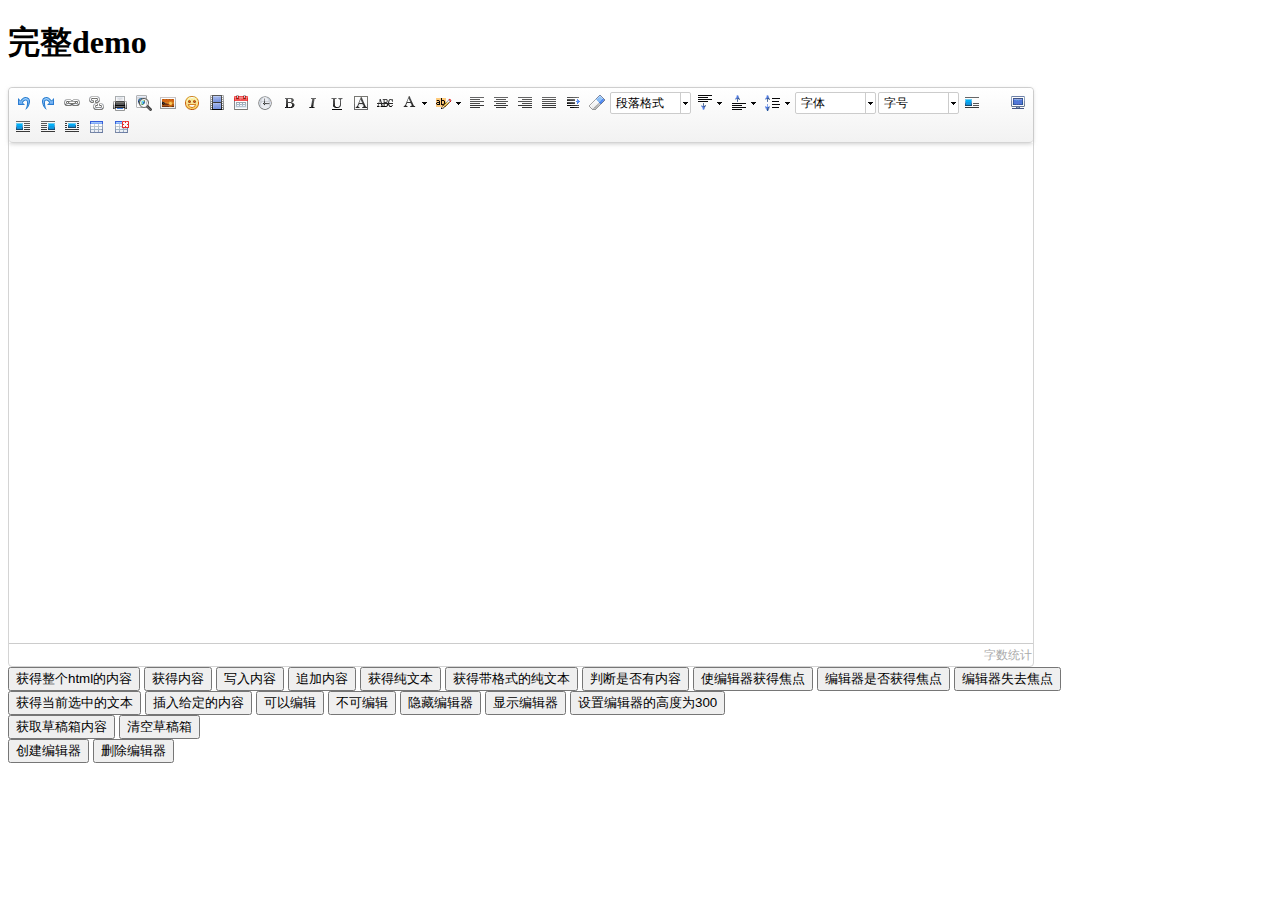
<file: src/main/webapp/plugins/ueditor/index.html>
<!DOCTYPE HTML>
<html>
<head>
    <title>完整demo</title>
    <meta http-equiv="Content-Type" content="text/html;charset=utf-8"/>
    <script type="text/javascript" charset="utf-8" src="ueditor.config.js"></script>
    <script type="text/javascript" charset="utf-8" src="ueditor.all.min.js"> </script>
    <!--建议手动加在语言，避免在ie下有时因为加载语言失败导致编辑器加载失败-->
    <!--这里加载的语言文件会覆盖你在配置项目里添加的语言类型，比如你在配置项目里配置的是英文，这里加载的中文，那最后就是中文-->
    <script type="text/javascript" charset="utf-8" src="lang/zh-cn/zh-cn.js"></script>

    <style type="text/css">
        .clear {
            clear: both;
        }
    </style>
</head>
<body>
<div>
    <h1>完整demo</h1>
    <script id="editor" type="text/plain" style="width:1024px;height:500px;"></script>
</div>
<div id="btns">
    <div>
        <button onclick="getAllHtml()">获得整个html的内容</button>
        <button onclick="getContent()">获得内容</button>
        <button onclick="setContent()">写入内容</button>
        <button onclick="setContent(true)">追加内容</button>
        <button onclick="getContentTxt()">获得纯文本</button>
        <button onclick="getPlainTxt()">获得带格式的纯文本</button>
        <button onclick="hasContent()">判断是否有内容</button>
        <button onclick="setFocus()">使编辑器获得焦点</button>
        <button onmousedown="isFocus(event)">编辑器是否获得焦点</button>
        <button onmousedown="setblur(event)" >编辑器失去焦点</button>

    </div>
    <div>
        <button onclick="getText()">获得当前选中的文本</button>
        <button onclick="insertHtml()">插入给定的内容</button>
        <button id="enable" onclick="setEnabled()">可以编辑</button>
        <button onclick="setDisabled()">不可编辑</button>
        <button onclick=" UE.getEditor('editor').setHide()">隐藏编辑器</button>
        <button onclick=" UE.getEditor('editor').setShow()">显示编辑器</button>
        <button onclick=" UE.getEditor('editor').setHeight(300)">设置编辑器的高度为300</button>
    </div>

    <div>
        <button onclick="getLocalData()" >获取草稿箱内容</button>
        <button onclick="clearLocalData()" >清空草稿箱</button>
    </div>

</div>
<div>
    <button onclick="createEditor()"/>
    创建编辑器</button>
    <button onclick="deleteEditor()"/>
    删除编辑器</button>
</div>

</body>
<script type="text/javascript">

    //实例化编辑器
    //建议使用工厂方法getEditor创建和引用编辑器实例，如果在某个闭包下引用该编辑器，直接调用UE.getEditor('editor')就能拿到相关的实例
    UE.getEditor('editor');


    function isFocus(e){
        alert(UE.getEditor('editor').isFocus());
        UE.dom.domUtils.preventDefault(e)
    }
    function setblur(e){
        UE.getEditor('editor').blur();
        UE.dom.domUtils.preventDefault(e)
    }
    function insertHtml() {
        var value = prompt('插入html代码', '');
        UE.getEditor('editor').execCommand('insertHtml', value)
    }
    function createEditor() {
        enableBtn();
        UE.getEditor('editor');
    }
    function getAllHtml() {
        alert(UE.getEditor('editor').getAllHtml())
    }
    function getContent() {
        var arr = [];
        arr.push("使用editor.getContent()方法可以获得编辑器的内容");
        arr.push("内容为：");
        arr.push(UE.getEditor('editor').getContent());
        alert(arr.join("\n"));
    }
    function getPlainTxt() {
        var arr = [];
        arr.push("使用editor.getPlainTxt()方法可以获得编辑器的带格式的纯文本内容");
        arr.push("内容为：");
        arr.push(UE.getEditor('editor').getPlainTxt());
        alert(arr.join('\n'))
    }
    function setContent(isAppendTo) {
        var arr = [];
        arr.push("使用editor.setContent('欢迎使用ueditor')方法可以设置编辑器的内容");
        UE.getEditor('editor').setContent('欢迎使用ueditor', isAppendTo);
        alert(arr.join("\n"));
    }
    function setDisabled() {
        UE.getEditor('editor').setDisabled('fullscreen');
        disableBtn("enable");
    }

    function setEnabled() {
        UE.getEditor('editor').setEnabled();
        enableBtn();
    }

    function getText() {
        //当你点击按钮时编辑区域已经失去了焦点，如果直接用getText将不会得到内容，所以要在选回来，然后取得内容
        var range = UE.getEditor('editor').selection.getRange();
        range.select();
        var txt = UE.getEditor('editor').selection.getText();
        alert(txt)
    }

    function getContentTxt() {
        var arr = [];
        arr.push("使用editor.getContentTxt()方法可以获得编辑器的纯文本内容");
        arr.push("编辑器的纯文本内容为：");
        arr.push(UE.getEditor('editor').getContentTxt());
        alert(arr.join("\n"));
    }
    function hasContent() {
        var arr = [];
        arr.push("使用editor.hasContents()方法判断编辑器里是否有内容");
        arr.push("判断结果为：");
        arr.push(UE.getEditor('editor').hasContents());
        alert(arr.join("\n"));
    }
    function setFocus() {
        UE.getEditor('editor').focus();
    }
    function deleteEditor() {
        disableBtn();
        UE.getEditor('editor').destroy();
    }
    function disableBtn(str) {
        var div = document.getElementById('btns');
        var btns = domUtils.getElementsByTagName(div, "button");
        for (var i = 0, btn; btn = btns[i++];) {
            if (btn.id == str) {
                domUtils.removeAttributes(btn, ["disabled"]);
            } else {
                btn.setAttribute("disabled", "true");
            }
        }
    }
    function enableBtn() {
        var div = document.getElementById('btns');
        var btns = domUtils.getElementsByTagName(div, "button");
        for (var i = 0, btn; btn = btns[i++];) {
            domUtils.removeAttributes(btn, ["disabled"]);
        }
    }

    function getLocalData () {
        alert(UE.getEditor('editor').execCommand( "getlocaldata" ));
    }

    function clearLocalData () {
        UE.getEditor('editor').execCommand( "clearlocaldata" );
        alert("已清空草稿箱")
    }

</script>
</html>
</file>
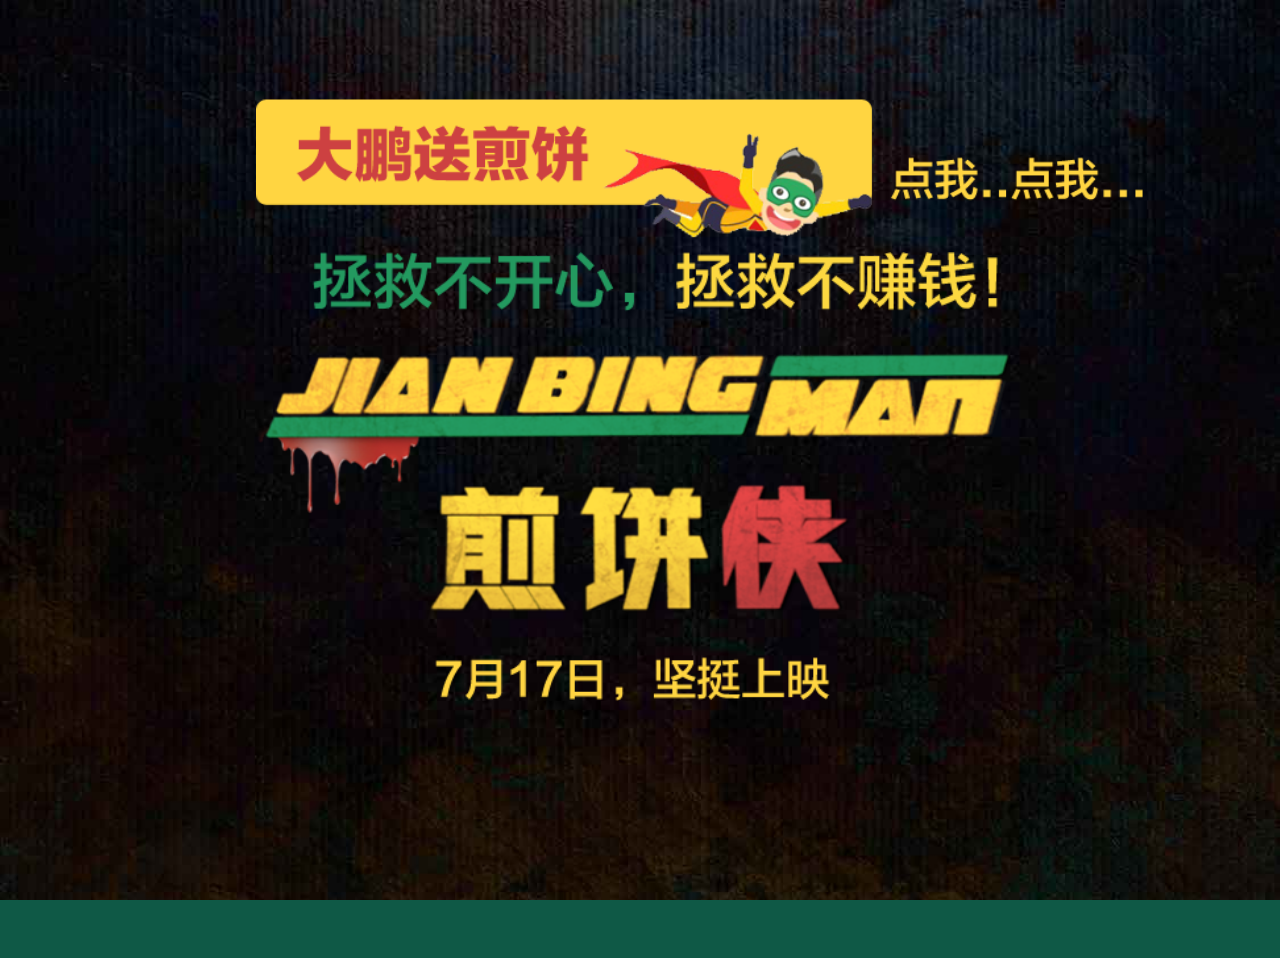
<file: src/main/webapp/static/html/index.html>
<!DOCTYPE html>
<html>
<head>
    <meta charset="utf-8">
    <meta name="viewport" content="width=device-width, initial-scale=1.0, maximum-scale=1.0, user-scalable=no, minimal-ui">
    <meta name="apple-mobile-web-app-capable" content="yes">
    <meta name="apple-mobile-web-app-status-bar-style" content="black">
    <meta name="format-detection" content="telephone=no, email=no">
    <title>大鹏送煎饼</title>
    <link type="text/css" rel="stylesheet" href="css/style.css">
</head>
<body>
<div class="wrapper w1">
    <div class="main-btn"><a href="2-add.html"><img src="images/main_btn.png" /></a></div>
    <div class="main-font"><img src="images/main_font.png" /></div>
</div>
<div>
	<audio style="visibility: hidden;" id='myMusic' src="0706.mp3" autoplay='autoplay' loop='loop' controls></audio>
</div>
</body>
</html>
</file>
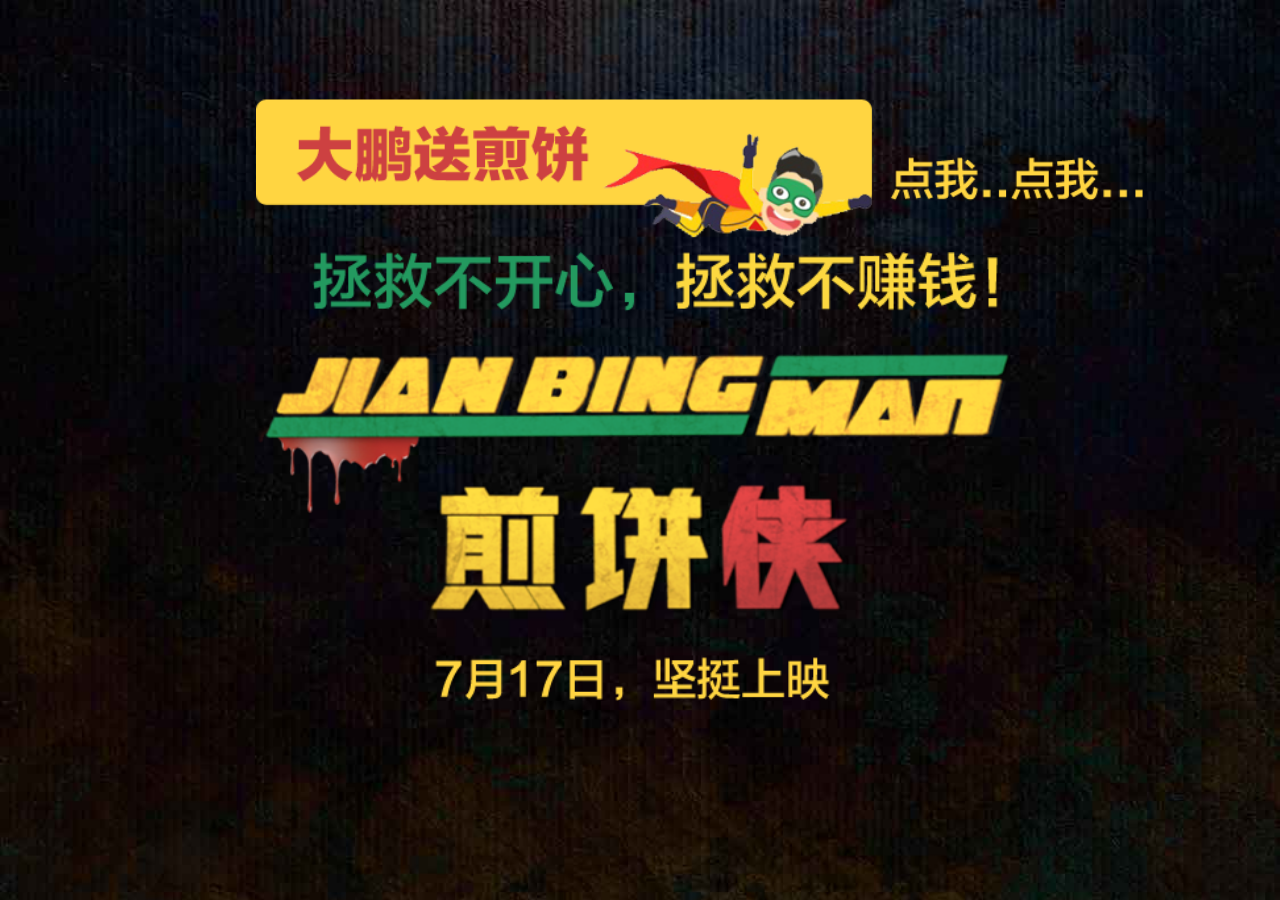
<file: src/main/webapp/static/html/1.html>
<!DOCTYPE html>
<html>
<head>
    <meta charset="utf-8">
    <meta name="viewport" content="width=device-width, initial-scale=1.0, maximum-scale=1.0, user-scalable=no, minimal-ui">
    <meta name="apple-mobile-web-app-capable" content="yes">
    <meta name="apple-mobile-web-app-status-bar-style" content="black">
    <meta name="format-detection" content="telephone=no, email=no">
    <title>大棚送煎饼</title>
    <link type="text/css" rel="stylesheet" href="css/style.css">
</head>
<body>
<div class="wrapper w1">
    <div class="main-btn"><a href="2-add.html"><img src="images/main_btn.png" /></a></div>
    <div class="main-font"><img src="images/main_font.png" /></div>
</div>
</body>
</html>
</file>
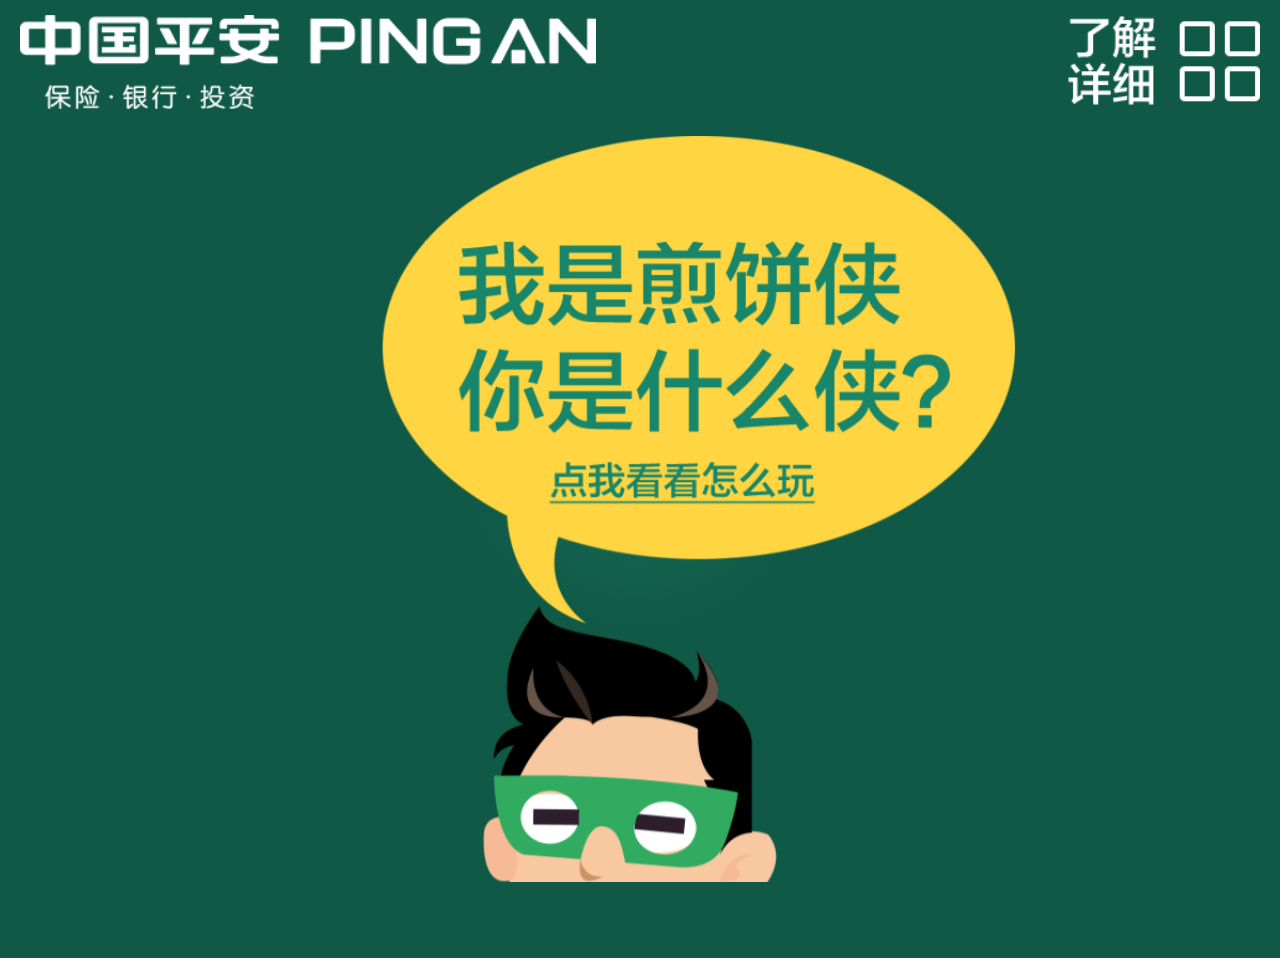
<file: src/main/webapp/static/html/2-add.html>
<!DOCTYPE html>
<html>
<head>
    <meta charset="utf-8">
    <meta name="viewport"
          content="width=device-width, initial-scale=1.0, maximum-scale=1.0, user-scalable=no, minimal-ui">
    <meta name="apple-mobile-web-app-capable" content="yes">
    <meta name="apple-mobile-web-app-status-bar-style" content="black">
    <meta name="format-detection" content="telephone=no, email=no">
    <title>选择角色</title>
    <link type="text/css" rel="stylesheet" href="css/swiper.min.css">
    <link type="text/css" rel="stylesheet" href="css/style.css">
</head>
<body>
<div class="wrapper">
    <div class="logo">
        <img src="images/logo.png" />
    </div>
    <div class="read-more">
        <a href="3.html"><img src="images/read-more.png" /></a>
    </div>

    <!-- read-more -->
    <div class="swiper-container">
        <div class="swiper-slide" style="padding-top: 5%;">
            <img src="images/role-main.png" />
            <div class="role-click"></div>
        </div>
    </div>

    <!--rule-->
    <div class="read-more-wrapper">
        <img class="hide" src="images/rule.png" />
    </div>
</div>
<div>
	<audio style="visibility: hidden;" id='myMusic' src="0706.mp3" autoplay='autoplay' loop='loop' controls></audio>
</div>
<script type="text/javascript" src="js/jquery-1.9.1.min.js"></script>
<script type="text/javascript">
    $(function() {
        $(".role-click").click(function() {
            $(".read-more-wrapper").addClass("open").find("img").removeClass("hide");
        });
        $(".read-more-wrapper").click(function(){
            window.location.href = "2.html"
        });
    });
</script>
</body>
</html>
</file>
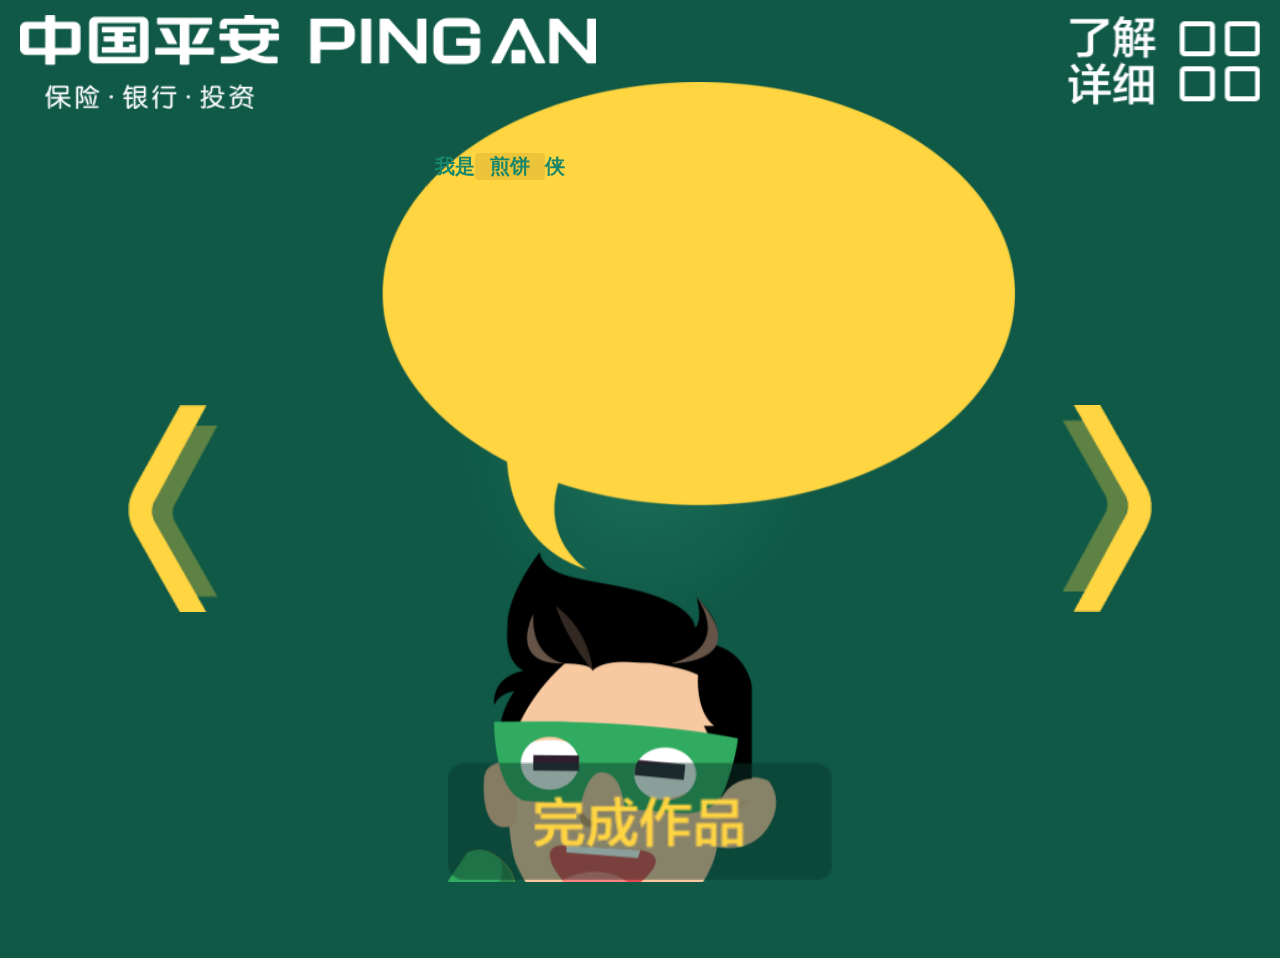
<file: src/main/webapp/static/html/2.html>
<!DOCTYPE html>
<html>
<head>
<meta charset="utf-8">
<meta name="viewport"
	content="width=device-width, initial-scale=1.0, maximum-scale=1.0, user-scalable=no, minimal-ui">
<meta name="apple-mobile-web-app-capable" content="yes">
<meta name="apple-mobile-web-app-status-bar-style" content="black">
<meta name="format-detection" content="telephone=no, email=no">
<title>选择角色</title>
<link type="text/css" rel="stylesheet" href="css/swiper.min.css">
<link type="text/css" rel="stylesheet" href="css/style.css">
</head>
<body>
	<div class="wrapper">
		<div class="logo">
			<img src="images/logo.png" />
		</div>
		<div class="read-more">
			<a href="3.html"><img src="images/read-more.png" /></a>
		</div>
		<!--arrow-->
		<div class="arrow">
			<span class="l"><img src="images/btn-left.png" /></span> <span
				class="r"><img src="images/btn-right.png" /></span>
		</div>
		<!-- Swiper -->
		<div class="swiper-container">
			<div class="swiper-wrapper">
				<!--<div class="swiper-slide">-->
				<!--<img src="images/role-main.png" />-->
				<!--<span></span>-->
				<!--</div>-->
				<div class="swiper-slide">
					<img src="images/role1.png" />
                    <span>我是<input type="text" value="煎饼" />侠</span><br />
					<input type="hidden" value="煎饼侠" />
				</div>
				<div class="swiper-slide">
					<img src="images/role2.png" />
                    <span>我是<input type="text" value="馒头" />侠</span>
                    <input type="hidden" value="馒头侠" />
				</div>
				<div class="swiper-slide">
					<img src="images/role3.png" />
                    <span>我是<input type="text" value="坚挺" />侠</span>
                    <input type="hidden" value="坚挺侠" />
				</div>
				<div class="swiper-slide">
					<img src="images/role4.png" />
                    <span>我是<input type="text" value="傲娇" />侠</span>
                    <input type="hidden" value="傲娇侠" />
				</div>
				<div class="swiper-slide">
					<img src="images/role5.png" />
                    <span>我是<input type="text" value="长腿" />侠</span>
                    <input type="hidden" value="长腿侠" />
				</div>
				<div class="swiper-slide">
					<img src="images/role6.png" />
                    <span>我是<input type="text" value="麦兜" />侠</span>
                    <input type="hidden" value="麦兜侠" />
				</div>
			</div>
			<!-- Add Pagination -->
			<!--<div class="swiper-pagination"></div>-->
		</div>

		<div class="swiper-btn">
			<a href="javascript:;"><img src="images/btn-complete.png" /></a>
		</div>

		<!--rule-->
        <!--
		<div class="read-more-wrapper open">
			<img src="images/rule.png" />
		</div>
		-->
	</div>
	<div>
		<audio style="visibility: hidden;" id='myMusic' src="0706.mp3" autoplay='autoplay' loop='loop' controls></audio>
	</div>
	<script type="text/javascript" src="js/jquery-1.9.1.min.js"></script>
	<script type="text/javascript" src="js/swiper.min.js"></script>
	<script type="text/javascript" src="js/getUrlVars.js"></script>
	<script type="text/javascript" src="http://pv.sohu.com/cityjson?ie=utf-8" charset="gb2312"></script>
	<script type="text/javascript">
		var swiper = new Swiper('.swiper-container', {
			//    pagination: '.swiper-pagination',
			speed : 500,
            loop : true,
			paginationClickable : true
		});
		$(function() {
//			$("span.t3").click(function() {
//                $(".read-more-wrapper").addClass("open").find("img").removeClass("hide");
//            });
//			$(".read-more-wrapper").click(function() {
//				$(this).removeClass("open");
//			});

			$(".swiper-btn").find("a").click(function() {
                //var userId = $.getUrlVar("userId");
                //var commentText = $(".txt").val();

                var inputName = $(".swiper-slide-active > span > input").val();
                var inputType = $(".swiper-slide-active > input").val();
                if (inputName.length > 0) {
                    console.log(inputName + "+++" + inputType);
                    $.ajax({
                        type : "POST",
                        url : '../../app/jbx_add',
                        contentType : 'application/x-www-form-urlencoded; charset=UTF-8',
                        data : {
                            name : inputName,
                            type : inputType
                        },
                        //dataType: "json",
                        success : function(data) {
                            //console.log(data.code);
                            if (data.code == "0") {
								var ip =  returnCitySN["cip"];
                                window.location.href = "4.html?ip="+ip;
                            } else {
                                alert("提交失败，请重新提交")
                            }
                        },
                        error : function() {
                            alert("提交失败，请重新提交!")
                        }
                    });
                } else {
                    alert("请输入人物名称！");
                }
            });
		});
	</script>
</body>
</html>
</file>
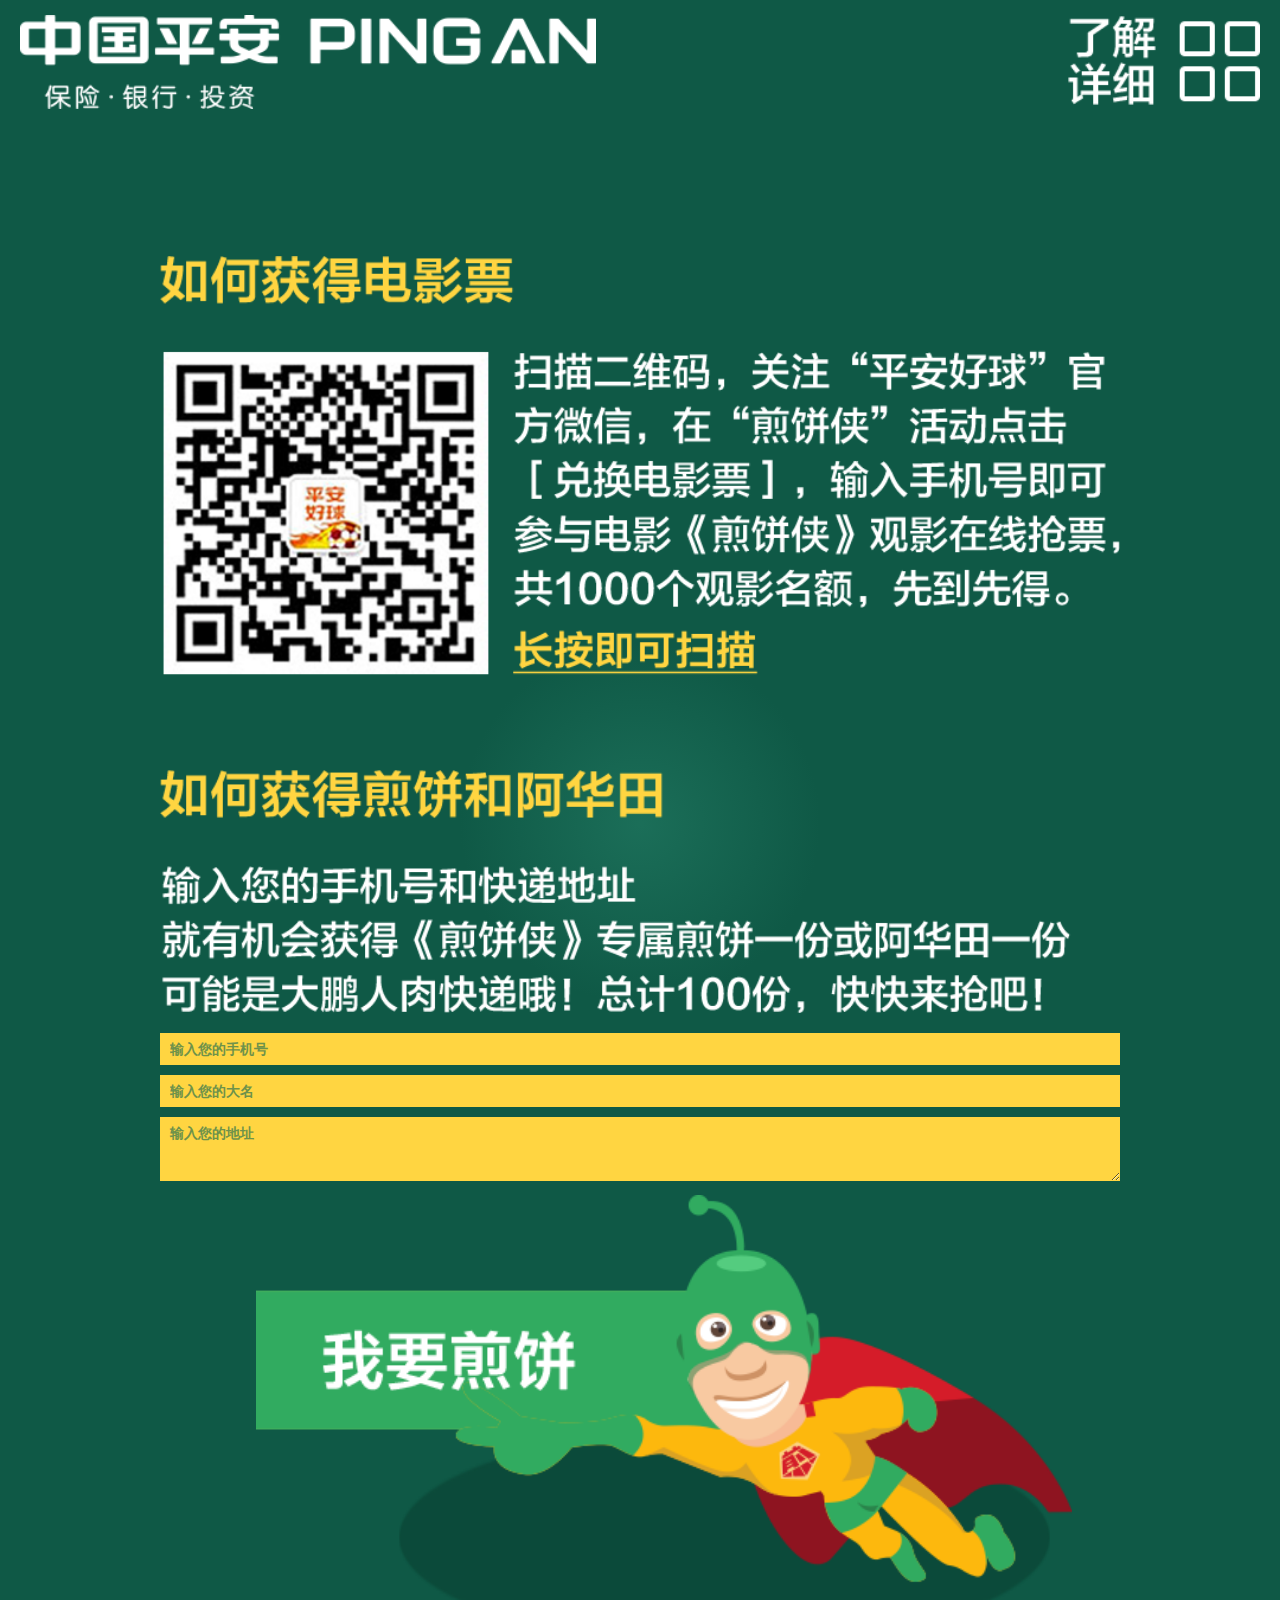
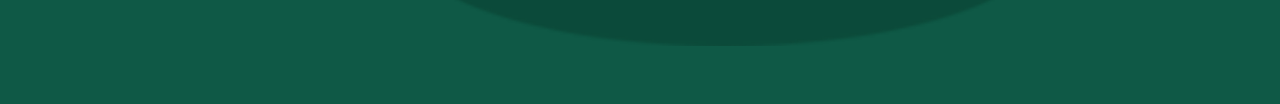
<file: src/main/webapp/static/html/3.html>
<!DOCTYPE html>
<html>
<head>
    <meta charset="utf-8">
    <meta name="viewport" content="width=device-width, initial-scale=1.0, maximum-scale=1.0, user-scalable=no, minimal-ui">
    <meta name="apple-mobile-web-app-capable" content="yes">
    <meta name="apple-mobile-web-app-status-bar-style" content="black">
    <meta name="format-detection" content="telephone=no, email=no">
    <title>填写信息</title>
    <link type="text/css" rel="stylesheet" href="css/style.css">
</head>
<body style="height: auto;">
<div class="wrapper">
    <div class="logo"><img src="images/logo.png" /></div>
    <div class="read-more"><a href="3.html"><img src="images/read-more.png" /></a></div>

    <!--form-->
    <div class="form">
        <div class="form-info"><img src="images/form-info.png" /></div>
        <div class="form-enter">
            <input type="text" id="phone" placeholder="输入您的手机号" />
        </div>
        <div class="form-enter">
            <input type="text" id="name" placeholder="输入您的大名" />
        </div>
        <div class="form-enter">
            <textarea rows="3" id="address" placeholder="输入您的地址"></textarea>
        </div>
        <div class="form-btn">
            <a href="javascript:;"><img src="images/form-btn.png" /></a>
        </div>
    </div>

    <!--rule-->
    <!--<div class="read-more-wrapper">-->
        <!--<img class="hide" src="images/rule.png" />-->
    <!--</div>-->
</div>
<div>
	<audio style="visibility: hidden;" id='myMusic' src="0706.mp3" autoplay='autoplay' loop='loop' controls></audio>
</div>
<script type="text/javascript" src="js/jquery-1.9.1.min.js"></script>
<script type="text/javascript">
    $(function(){
//        $(".read-more").click(function () {
//            $(".read-more-wrapper").addClass("open").find("img").removeClass("hide");
//        });
//        $(".read-more-wrapper").click(function(){
//            $(this).removeClass("open");
//        });

        $(".form-btn").find("a").click(function(){
        	var userPhone = $("#phone").val();
            var userName = $("#name").val();
            var userAddress = $("#address").val();
        	 $.ajax({
                 type: "POST",
                 url: '../../app/user_ishas',
                 contentType: 'application/x-www-form-urlencoded; charset=UTF-8',
                 data: {
                     mobile: userPhone,
                     name:userName,
                     address: userAddress
                 },
                 //dataType: "json",
                 success: function (data) {
                 	if(data.code == "2") {
                         if(userPhone.length > 0 && userName.length > 0 && userAddress.length > 0){
                             console.log(userPhone + "+++" + userName + "+++" + userAddress);
                             $.ajax({
                                 type: "POST",
                                 url: '../../app/user_add',
                                 contentType: 'application/x-www-form-urlencoded; charset=UTF-8',
                                 data: {
                                     mobile: userPhone,
                                     name:userName,
                                     address: userAddress
                                 },
                                 //dataType: "json",
                                 success: function (data) {
                                 	if(data.code == "0") {
                                         window.location.href = "5.html";
                                 	} else {
                                 		alert(data.attachment);
                                 	}
                             
                                 },
                                 error:function(){
                                     alert("提交失败，请重新提交!")
                                 }
                             });
                         }
                         else{
                             alert("您的信息没有输入完成！");
                         }
                 	} else if(data.code == "0"){
                 		  window.location.href = "5.html";
                 	} else {
                 		alert(data.attachment);
                 	}
                 },
                 error:function(){
                     alert("提交失败，请重新提交!")
                 }
             });
        });
    });
</script>
</body>
</html>
</file>
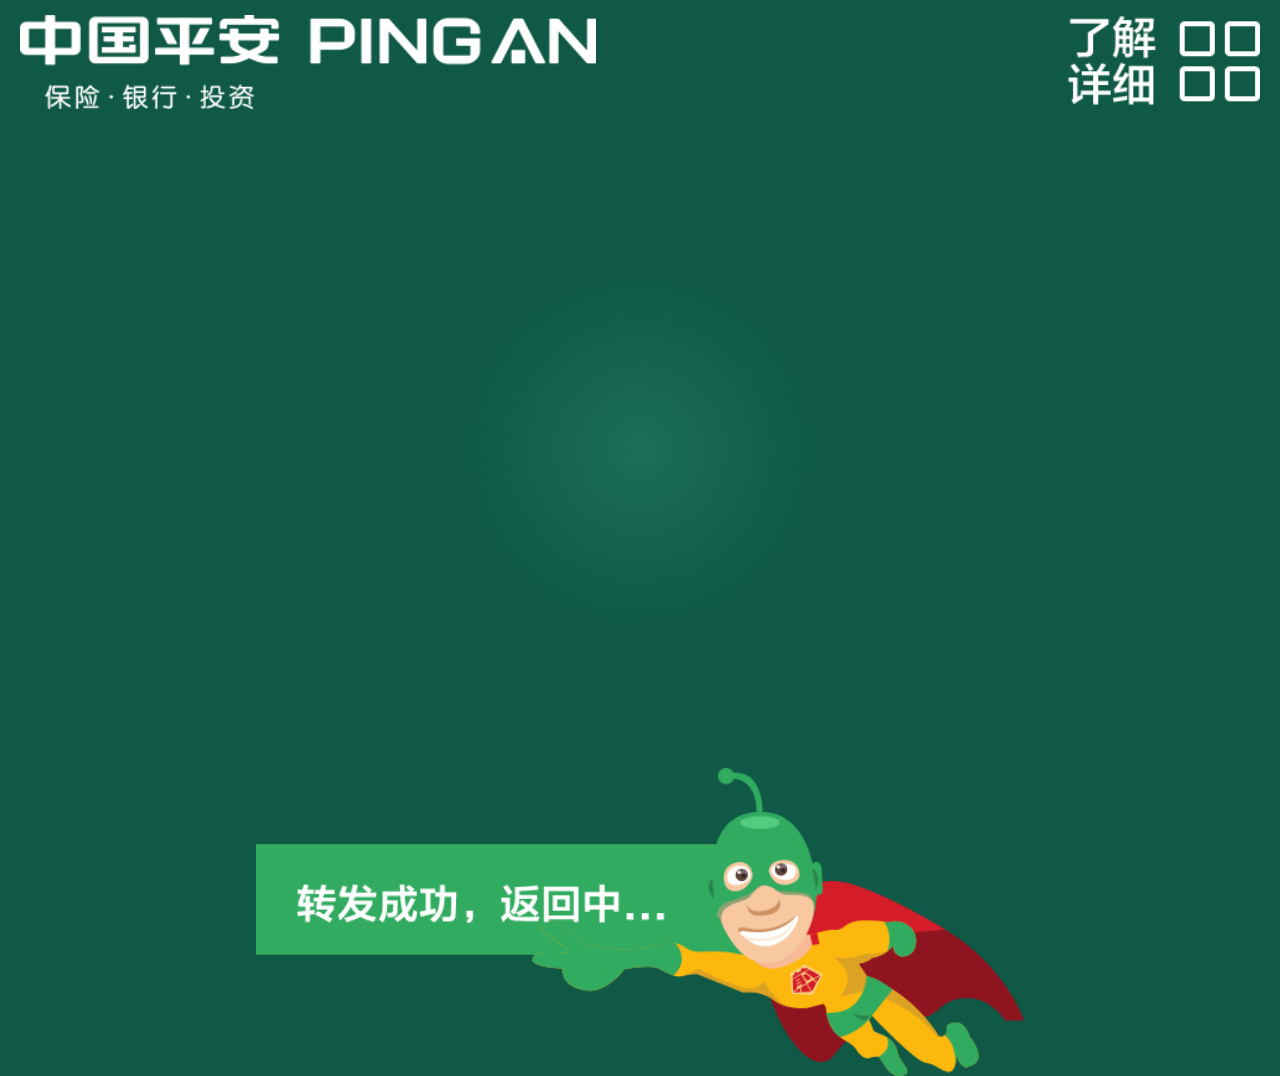
<file: src/main/webapp/static/html/4-delete.html>
<!DOCTYPE html>
<html>
<head>
    <meta charset="utf-8">
    <meta name="viewport" content="width=device-width, initial-scale=1.0, maximum-scale=1.0, user-scalable=no, minimal-ui">
    <meta name="apple-mobile-web-app-capable" content="yes">
    <meta name="apple-mobile-web-app-status-bar-style" content="black">
    <meta name="format-detection" content="telephone=no, email=no">
    <title>返回中...</title>
    <link type="text/css" rel="stylesheet" href="css/style.css">
</head>
<body>
<div class="wrapper">
    <div class="logo"><img src="images/logo.png" /></div>
    <div class="read-more"><a href="3.html"><img src="images/read-more.png" /></a></div>

    <!--go back-->
    <div class="go-back">
        <img src="images/go-back.png" />
    </div>

    <!--rule-->
    <div class="read-more-wrapper">
        <img class="hide" src="images/rule.png" />
    </div>
</div>
<div>
	<audio style="visibility: hidden;" id='myMusic' src="0706.mp3" autoplay='autoplay' loop='loop' controls></audio>
</div>
<script type="text/javascript" src="js/jquery-1.9.1.min.js"></script>
<script type="text/javascript">
    $(function(){
        $(".read-more").click(function () {
            $(".read-more-wrapper").addClass("open").find("img").removeClass("hide");
        });
        $(".read-more-wrapper").click(function(){
            $(this).removeClass("open");
        });
    });
</script>
</body>
</html>
</file>
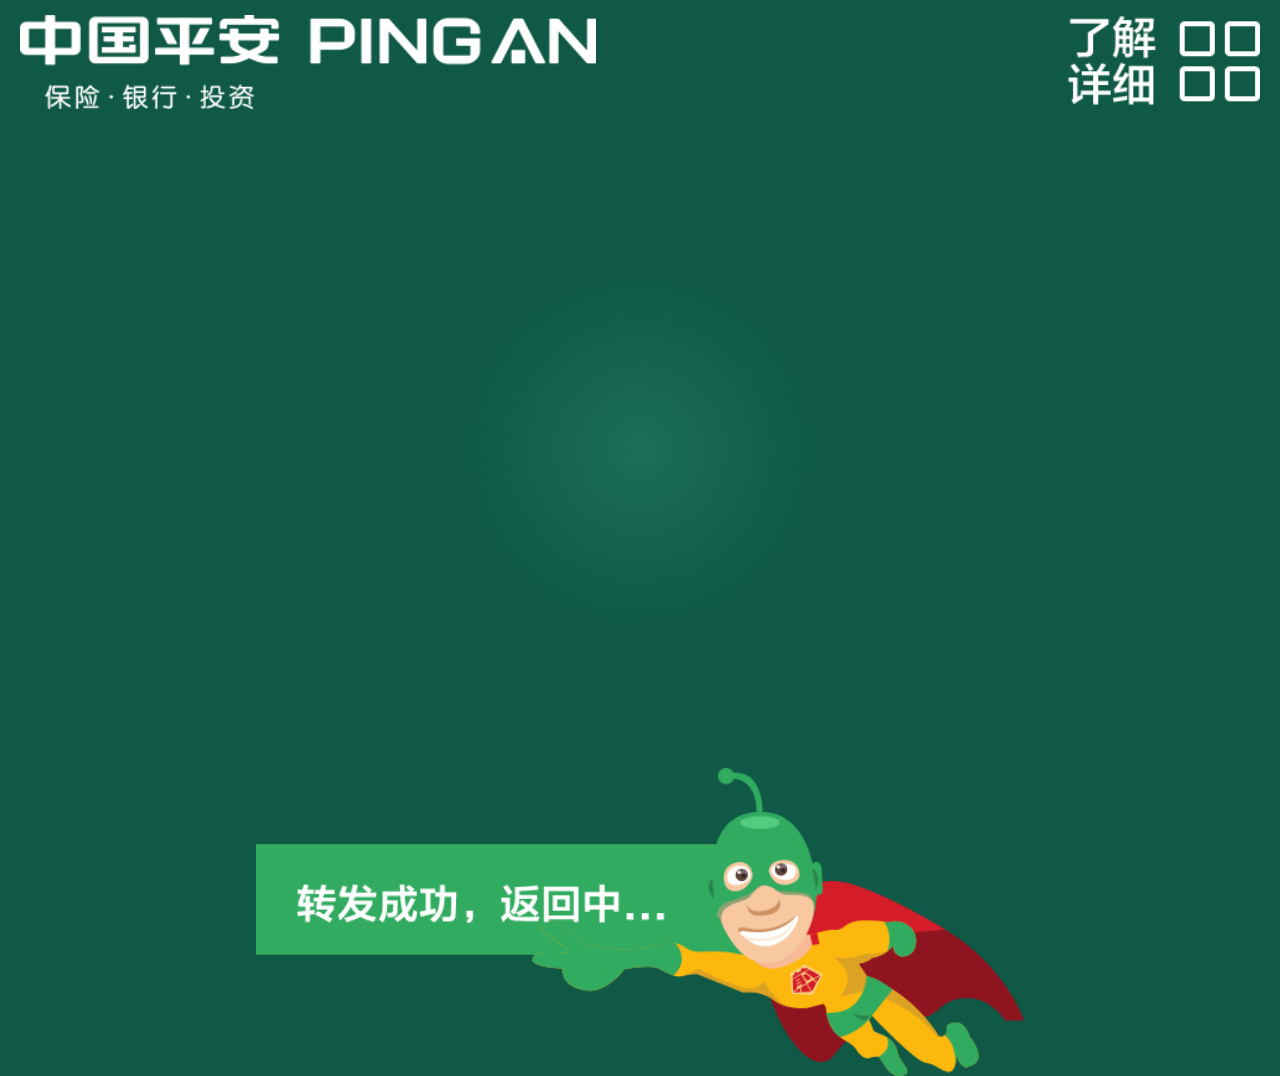
<file: src/main/webapp/static/html/5.html>
<!DOCTYPE html>
<html>
<head>
    <meta charset="utf-8">
    <meta name="viewport" content="width=device-width, initial-scale=1.0, maximum-scale=1.0, user-scalable=no, minimal-ui">
    <meta name="apple-mobile-web-app-capable" content="yes">
    <meta name="apple-mobile-web-app-status-bar-style" content="black">
    <meta name="format-detection" content="telephone=no, email=no">
    <title>返回中</title>
    <link type="text/css" rel="stylesheet" href="css/style.css">
</head>
<body>
<div class="wrapper">
    <div class="logo"><img src="images/logo.png" /></div>
    <div class="read-more"><a href="3.html"><img src="images/read-more.png" /></a></div>

    <!--go back-->
    <div class="go-back">
        <img src="images/go-back.png" />
    </div>

    <!--rule-->
    <!--<div class="read-more-wrapper">-->
        <!--<img class="hide" src="images/rule.png" />-->
    <!--</div>-->
</div>
<div>
	<audio style="visibility: hidden;" id='myMusic' src="0706.mp3" autoplay='autoplay' loop='loop' controls></audio>
</div>
<script type="text/javascript" src="js/jquery-1.9.1.min.js"></script>
<script type="text/javascript">
    $(function(){
//        $(".read-more").click(function () {
//            $(".read-more-wrapper").addClass("open").find("img").removeClass("hide");
//        });
//        $(".read-more-wrapper").click(function(){
//            $(this).removeClass("open");
//        });
        setTimeout(function(){
            window.location.href = "6.html";
        },1500);
    });
</script>
</body>
</html>
</file>
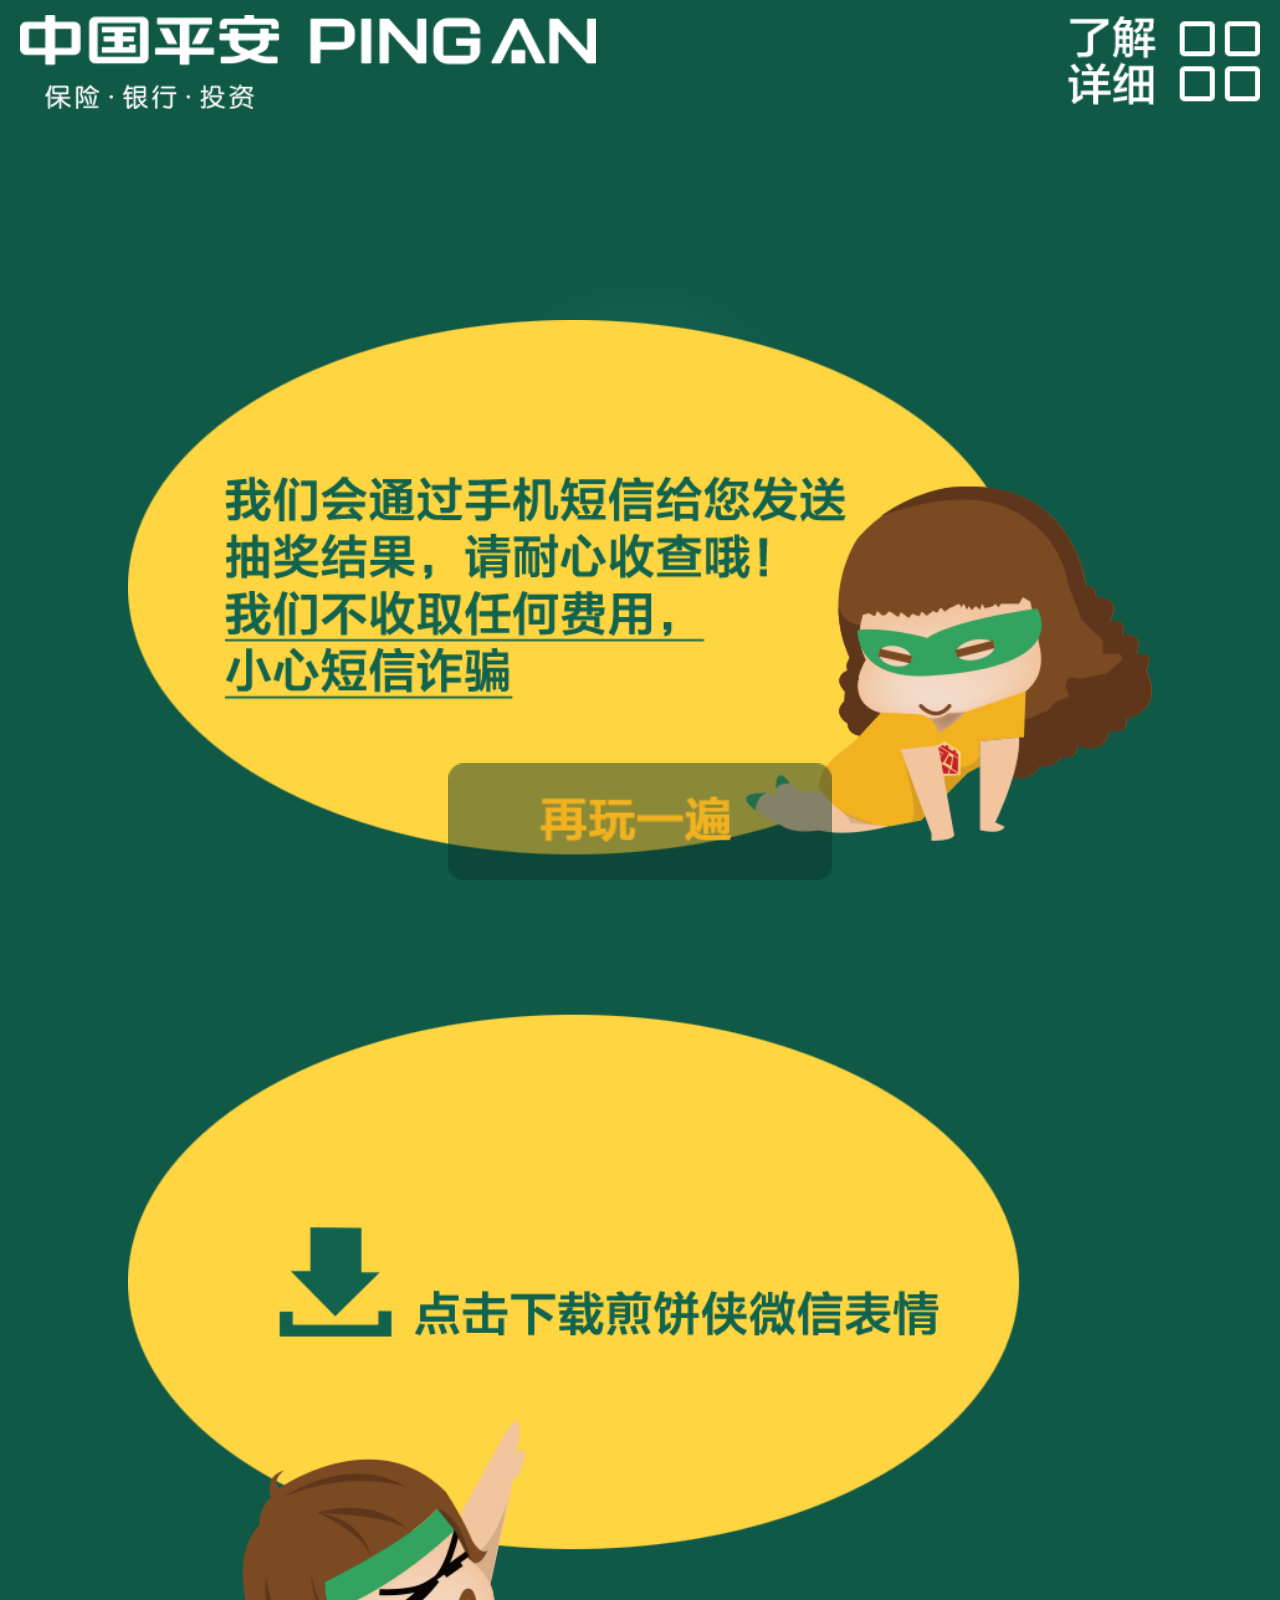
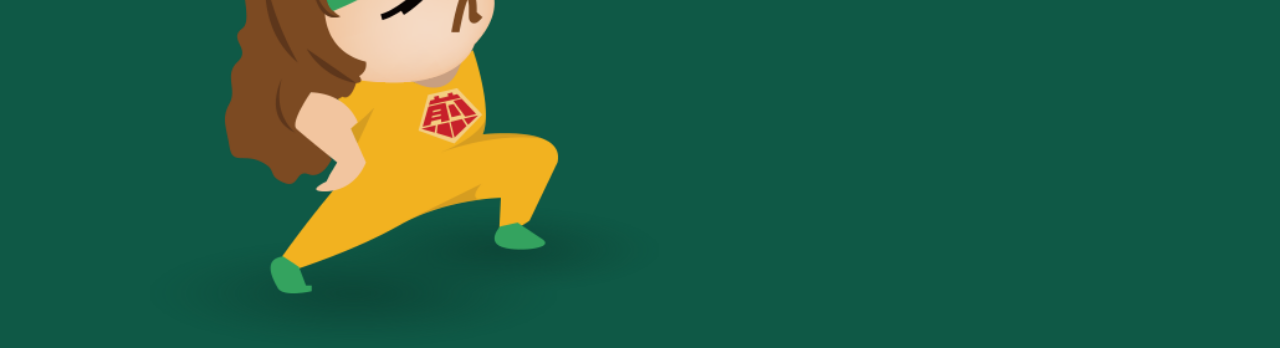
<file: src/main/webapp/static/html/6.html>
<!DOCTYPE html>
<html>
<head>
    <meta charset="utf-8">
    <meta name="viewport" content="width=device-width, initial-scale=1.0, maximum-scale=1.0, user-scalable=no, minimal-ui">
    <meta name="apple-mobile-web-app-capable" content="yes">
    <meta name="apple-mobile-web-app-status-bar-style" content="black">
    <meta name="format-detection" content="telephone=no, email=no">
    <title>再玩一遍</title>
    <link type="text/css" rel="stylesheet" href="css/style.css">
</head>
<body>
<div class="wrapper">
    <div class="logo"><img src="images/logo.png" /></div>
    <div class="read-more"><a href="3.html"><img src="images/read-more.png" /></a></div>

    <!--again-->
    <div class="go-again">
    	<a href="7.html">
    	 <img src="images/go-again.png" />
    	</a>
       
    </div>

    <div class="swiper-btn">
        <a href="index.html"><img src="images/btn-again.png" /></a>
    </div>

    <!--rule-->
    <div class="read-more-wrapper">
        <img class="hide" src="images/rule.png" />
    </div>
</div>
<div>
	<audio style="visibility: hidden;" id='myMusic' src="0706.mp3" autoplay='autoplay' loop='loop' controls></audio>
</div>
<script type="text/javascript" src="js/jquery-1.9.1.min.js"></script>
<script type="text/javascript">
    $(function(){
        $(".read-more").click(function () {
            $(".read-more-wrapper").addClass("open").find("img").removeClass("hide");
        });
        $(".read-more-wrapper").click(function(){
            $(this).removeClass("open");
        });
    });
</script>
</body>
</html>
</file>
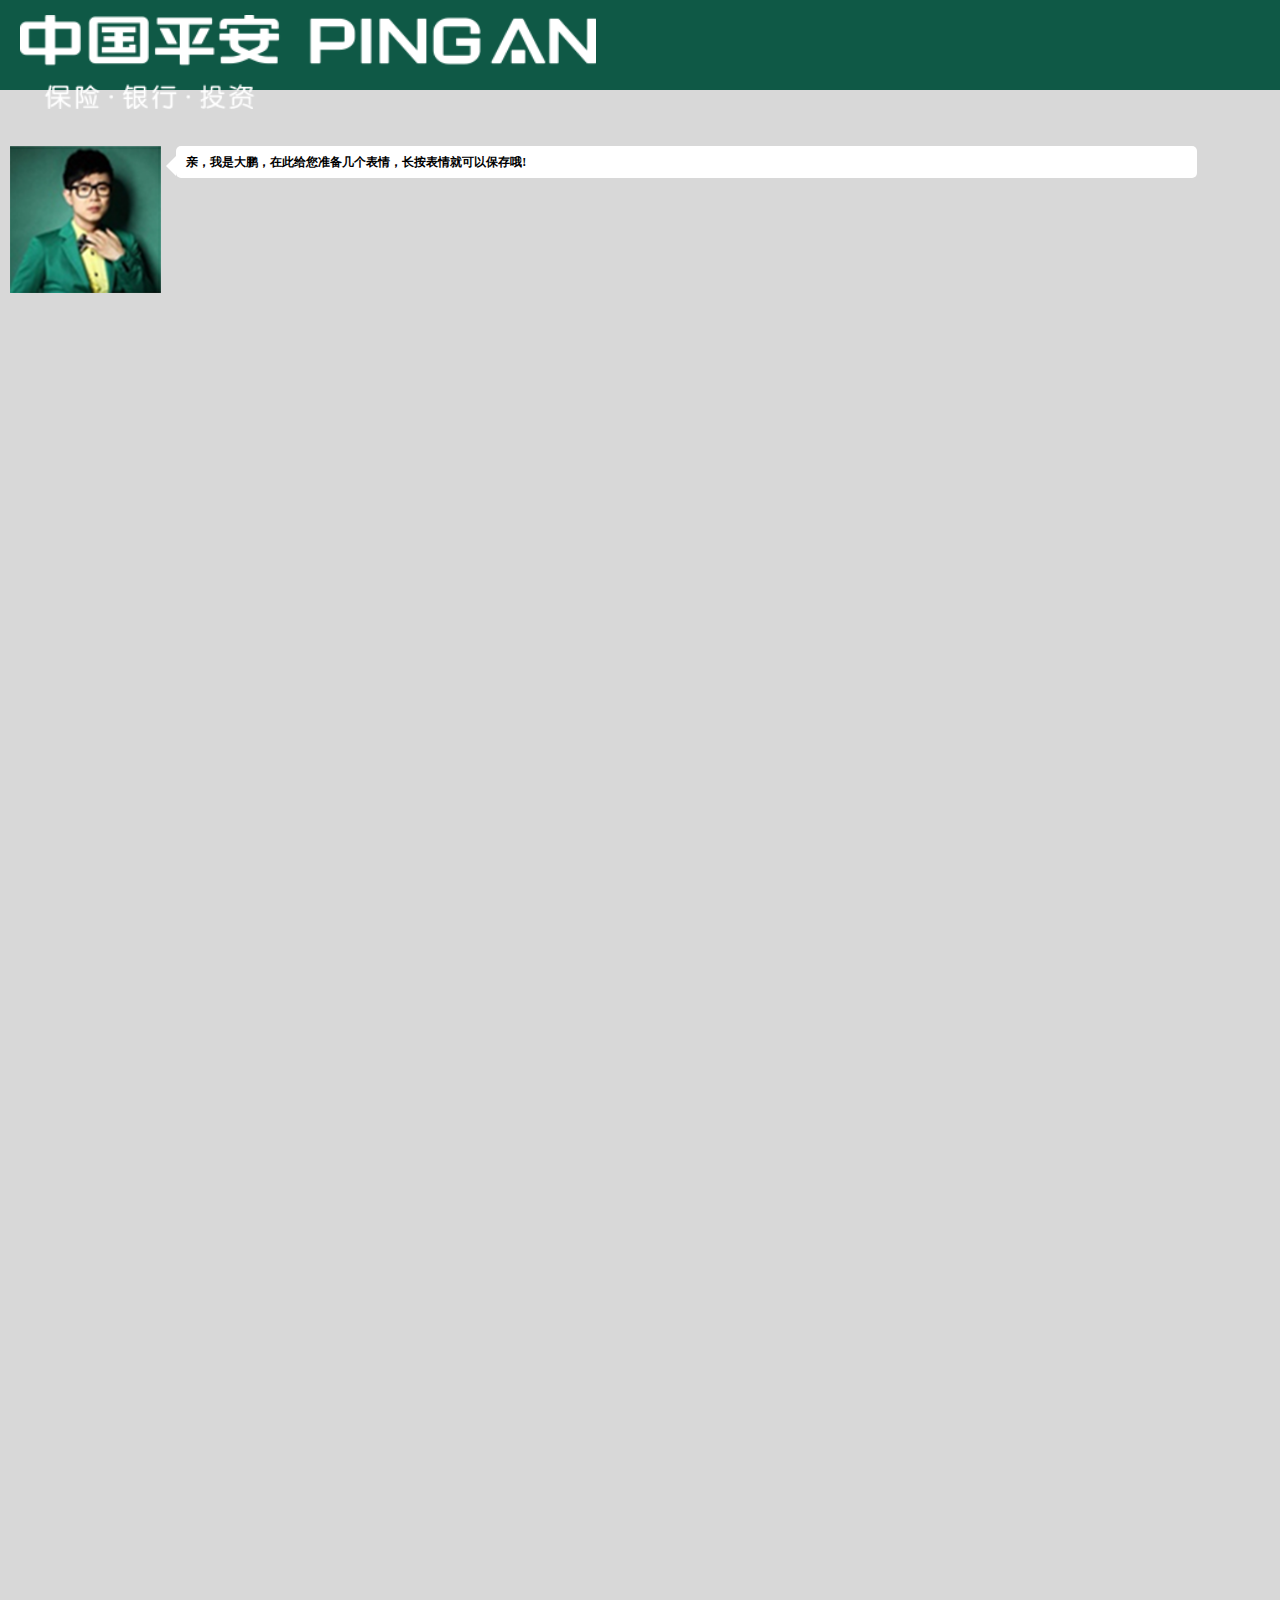
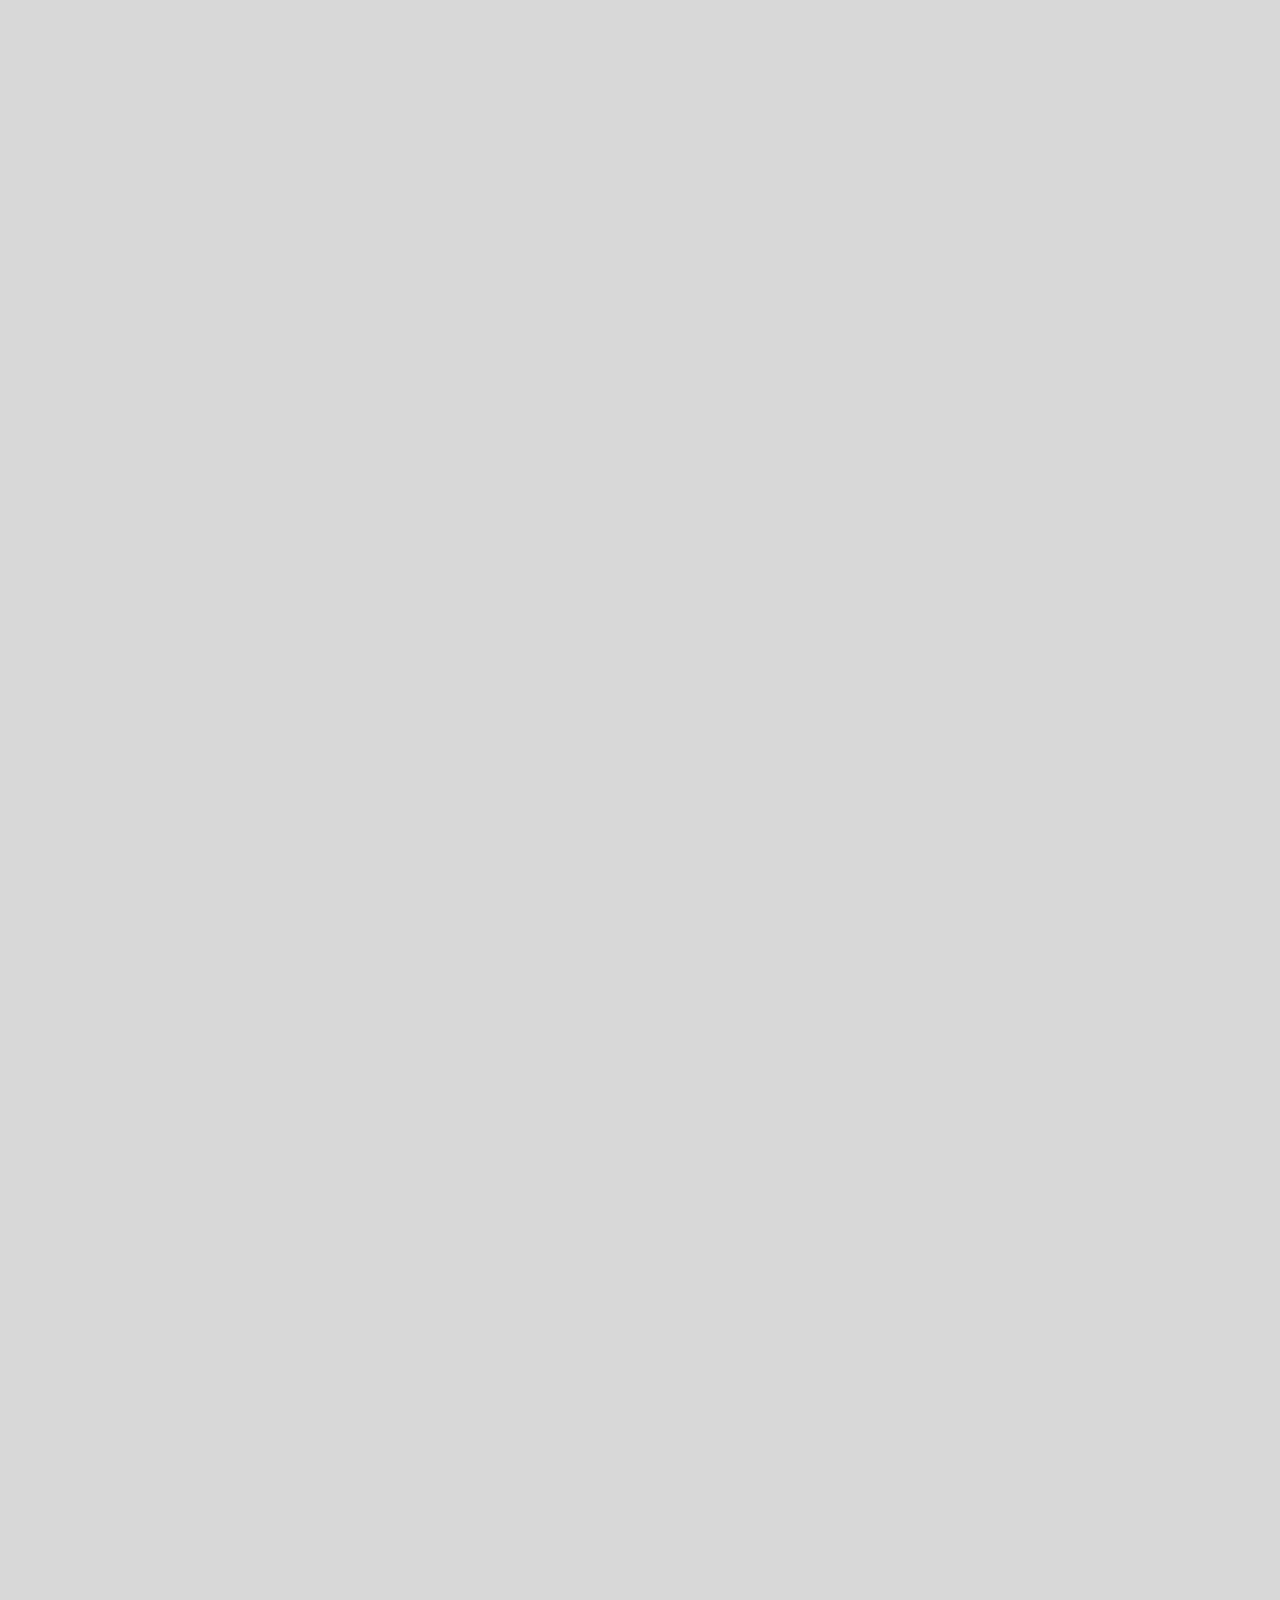
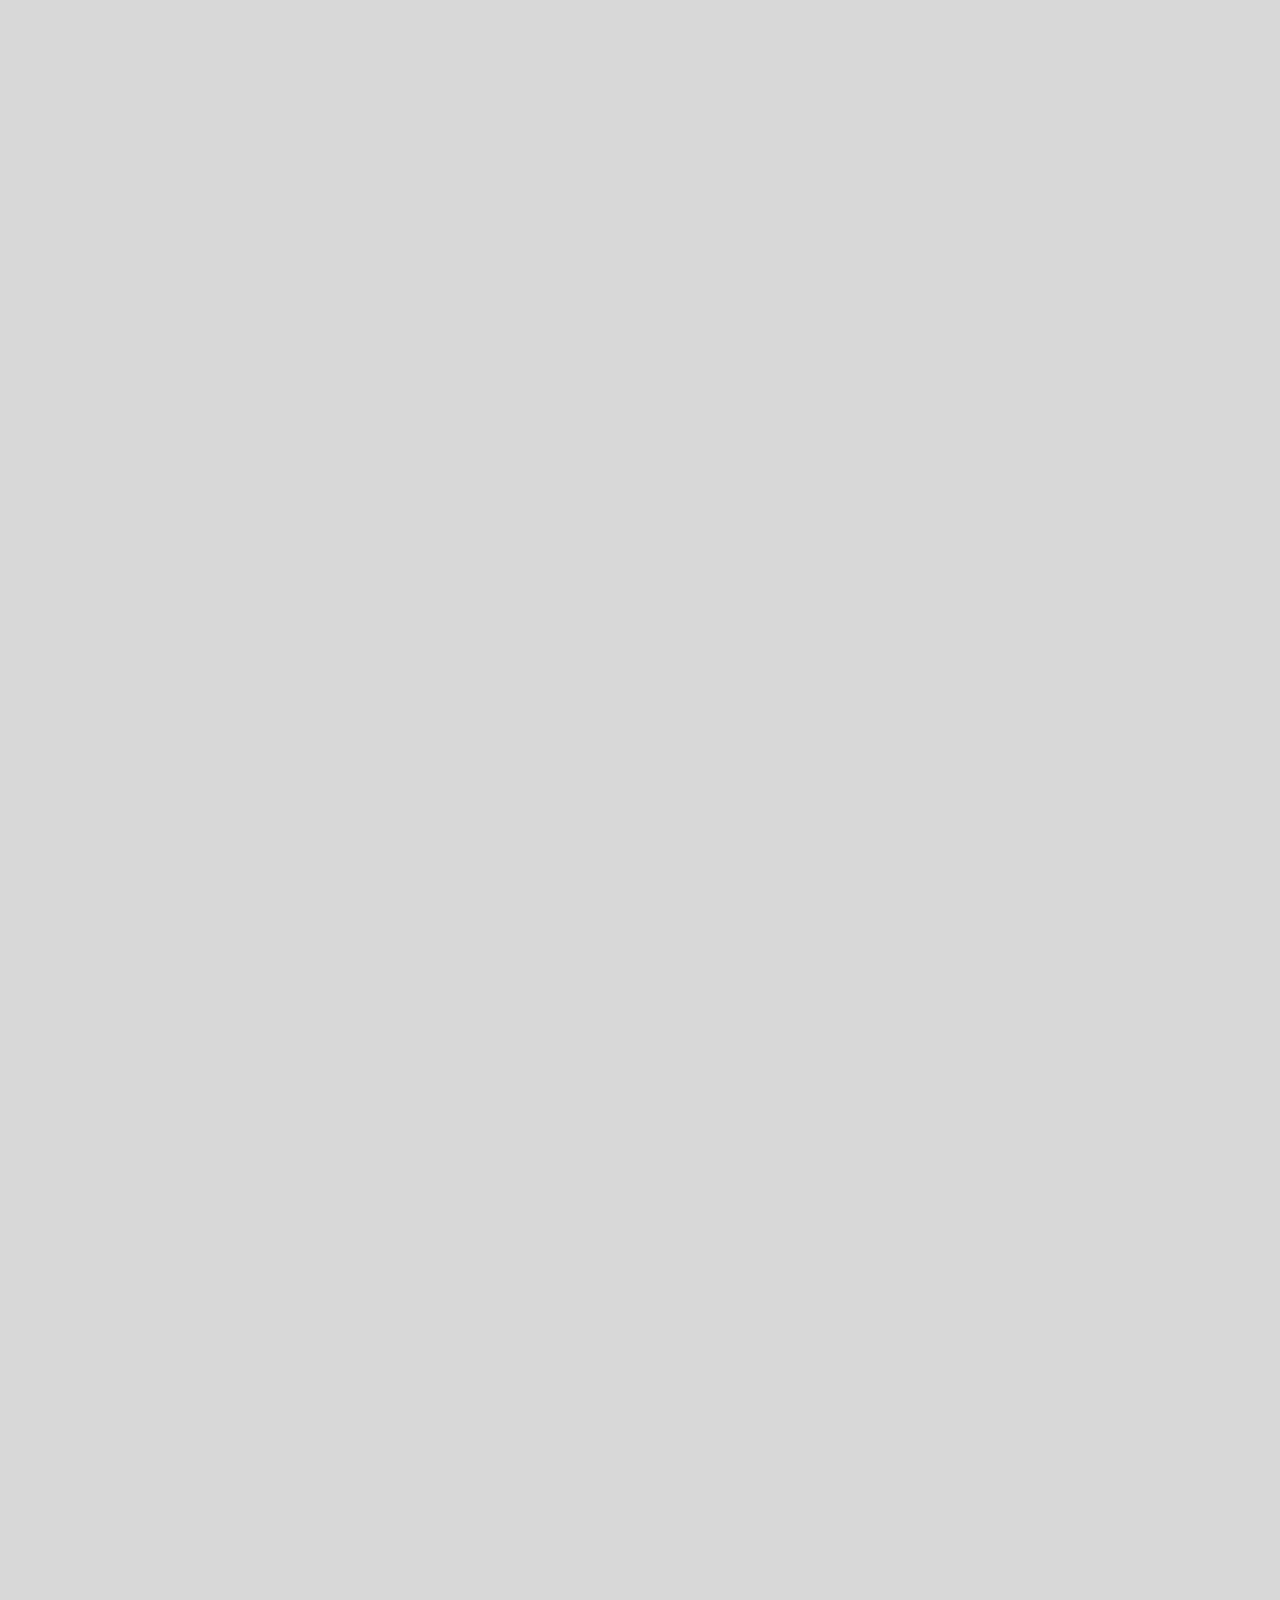
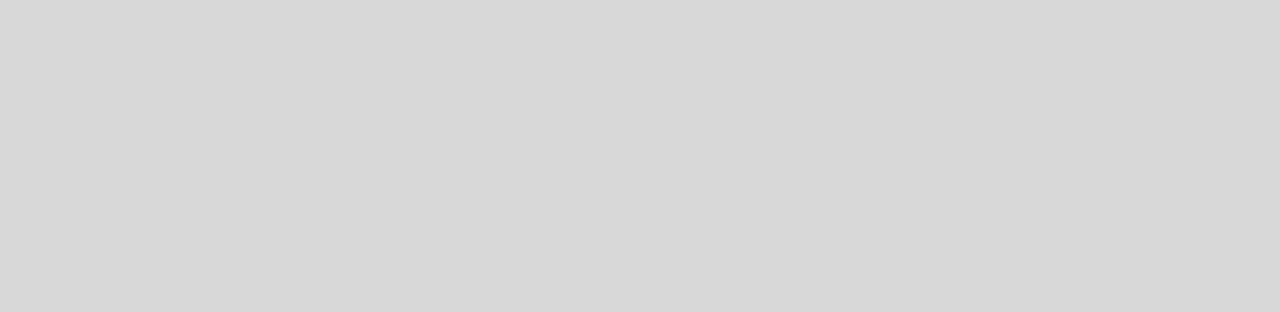
<file: src/main/webapp/static/html/7.html>
<!DOCTYPE html>
<html style="background-color: #d8d8d8;">
<head>
<meta charset="utf-8">
<meta name="viewport"
	content="width=device-width, initial-scale=1.0, maximum-scale=1.0, user-scalable=no, minimal-ui">
<meta name="apple-mobile-web-app-capable" content="yes">
<meta name="apple-mobile-web-app-status-bar-style" content="black">
<meta name="format-detection" content="telephone=no, email=no">
<title>下载微表情</title>
<link type="text/css" rel="stylesheet" href="css/style.css">
</head>
<body>
	<div class="wrapper">
        <div class="wei-head">
            <div class="logo"><img src="images/logo.png" /></div>
        </div>


		<!--share images-->
		<!--<div class="wbq"> -->
			<!--<img class="img" style="width: 52px;height: 52px;margin-left: 20px;" src="./images/wbq/dp.png" />-->
			<!--<div style="display: inline-block;width: 50%;margin-left: 30px;color: white;">亲，我是大鹏，在此给您准备几个表情，长按表情就可以保存哦!</div>-->
		<!--</div>-->
		<!--<div class="wbq">-->
			<!--<img class="img" style="width: 52px;height: 52px;margin-left: 20px;" src="./images/wbq/dp.png" />-->
			<!--<img class="img" style="margin-left: 30px;" src="./images/wbq/gd.gif" />-->
		<!--</div>-->
		<!--<div class="wbq">-->
			<!--<img class="img" style="width: 52px;height: 52px;margin-left: 20px;" src="./images/wbq/dp.png" />-->
			<!--<img class="img" style="margin-left: 30px;" src="images/wbq/mmd.gif" />-->
		<!--</div>-->
		<!--<div class="wbq">-->
			<!--<img class="img" style="width: 52px;height: 52px;margin-left: 20px;" src="./images/wbq/dp.png" />-->
			<!--<img style="margin-left: 30px;" src="images/wbq/pax.gif" />-->
		<!--</div>-->
		<!--<div class="wbq">-->
			<!--<img class="img" style="width: 52px;height: 52px;margin-left: 20px;" src="./images/wbq/dp.png" />-->
			<!--<img style="margin-left: 30px;" src="images/wbq/rbl.gif" />-->
		<!--</div>-->
		<!--<div class="wbq">-->
			<!--<img class="img" style="width: 52px;height: 52px;margin-left: 20px;" src="./images/wbq/dp.png" />-->
			<!--<img style="margin-left: 30px;" src="images/wbq/sjg.gif" />-->
		<!--</div >-->
		<!--<div class="wbq">-->
			<!--<img class="img" style="width: 52px;height: 52px;margin-left: 20px;" src="./images/wbq/dp.png" />-->
			<!--<img style="margin-left: 30px;" src="images/wbq/tkk.gif" />-->
		<!--</div>-->
		<!--<div class="wbq">-->
			<!--<img class="img" style="width: 52px;height: 52px;margin-left: 20px;" src="./images/wbq/dp.png" />-->
			<!--<img style="margin-left: 30px;" src="images/wbq/zjbzq.gif" />-->
		<!--</div>-->
		<!--<div class="wbq">-->
			<!--<img class="img" style="width: 52px;height: 52px;margin-left: 20px;" src="./images/wbq/dp.png" />-->
			<!--<img style="margin-left: 30px;" src="images/wbq/zjbkx.gif" />-->
		<!--</div>-->

        <div class="share-img">
            <div class="talk_recordbox">
                <div class="user"><img src="images/wbq/dp.png"></div>
                <div class="talk_recordtextbg" style="border-right: 10px solid #fff;"></div>
                <div class="talk_recordtext" style="background-color: #fff;">亲，我是大鹏，在此给您准备几个表情，长按表情就可以保存哦!</div>
            </div>
            <div class="talk_recordbox wei1">
                <div class="user"><img src="images/wbq/dp.png"></div>
                <div class="talk_recordtextbg"></div>
                <div class="talk_recordtext"><img src="images/wbq/gd.gif" /></div>
            </div>
            <div class="talk_recordbox wei2">
                <div class="user"><img src="images/wbq/dp.png"></div>
                <div class="talk_recordtextbg"></div>
                <div class="talk_recordtext"><img src="images/wbq/mmd.gif" /></div>
            </div>
            <div class="talk_recordbox wei3">
                <div class="user"><img src="images/wbq/dp.png"></div>
                <div class="talk_recordtextbg"></div>
                <div class="talk_recordtext"><img src="images/wbq/pax.gif" /></div>
            </div>
            <div class="talk_recordbox wei4">
                <div class="user"><img src="images/wbq/dp.png"></div>
                <div class="talk_recordtextbg"></div>
                <div class="talk_recordtext"><img src="images/wbq/rbl.gif" /></div>
            </div>
            <div class="talk_recordbox wei5">
                <div class="user"><img src="images/wbq/dp.png"></div>
                <div class="talk_recordtextbg"></div>
                <div class="talk_recordtext"><img src="images/wbq/sjg.gif" /></div>
            </div>
            <div class="talk_recordbox wei6">
                <div class="user"><img src="images/wbq/dp.png"></div>
                <div class="talk_recordtextbg"></div>
                <div class="talk_recordtext"><img src="images/wbq/tkk.gif" /></div>
            </div>
            <div class="talk_recordbox wei7">
                <div class="user"><img src="images/wbq/dp.png"></div>
                <div class="talk_recordtextbg"></div>
                <div class="talk_recordtext"><img src="images/wbq/zjbzq.gif" /></div>
            </div>
            <div class="talk_recordbox wei8">
                <div class="user"><img src="images/wbq/dp.png"></div>
                <div class="talk_recordtextbg"></div>
                <div class="talk_recordtext"><img src="images/wbq/zjbkx.gif" /></div>
            </div>
        </div>
	</div>
	<div>
		<audio style="visibility: hidden;" id='myMusic' src="0706.mp3" autoplay='autoplay' loop='loop' controls></audio>
	</div>
</body>
</html>
</file>
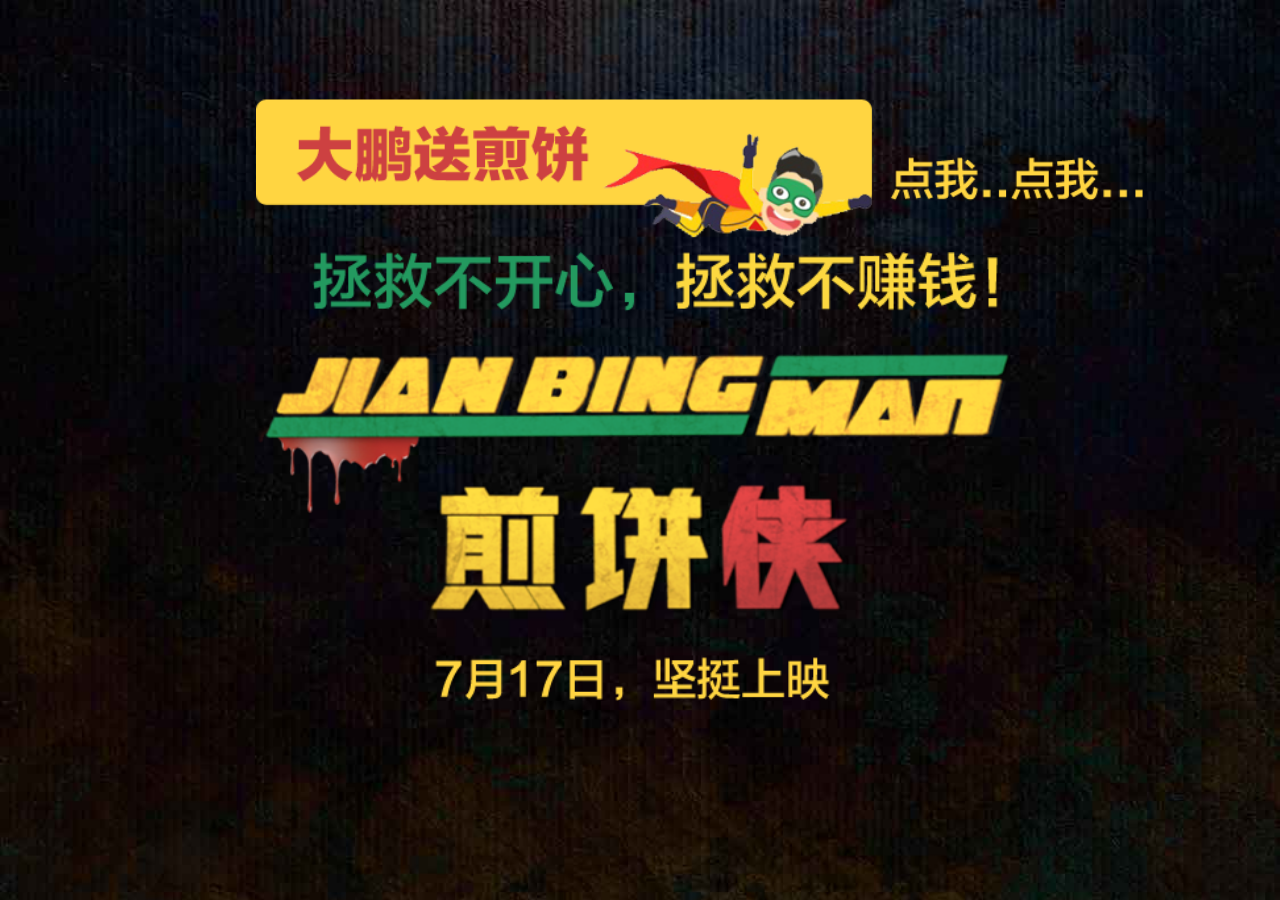
<file: src/main/webapp/static/html/index1.html>
<!DOCTYPE html>
<html>
<head>
    <meta charset="utf-8">
    <meta name="viewport" content="width=device-width, initial-scale=1.0, maximum-scale=1.0, user-scalable=no, minimal-ui">
    <meta name="apple-mobile-web-app-capable" content="yes">
    <meta name="apple-mobile-web-app-status-bar-style" content="black">
    <meta name="format-detection" content="telephone=no, email=no">
    <title>大鹏送煎饼</title>
    <link type="text/css" rel="stylesheet" href="css/style.css">
</head>
<body>
<div class="wrapper w1">
    <div class="main-btn"><a href="2.html"><img src="images/main_btn.png" /></a></div>
    <div class="main-font"><img src="images/main_font.png" /></div>
</div>
</body>
</html>
</file>
<file: src/main/webapp/static/html/css/style.css>
*{-moz-box-sizing:border-box; -webkit-box-sizing:border-box; box-sizing:border-box; -webkit-tap-highlight-color:transparent;}
html{-webkit-text-size-adjust: 100%; background-color:#0f5946;}
html, body { margin: 0; padding: 0; width: 100%; height: 100%;}

input, textarea { border: 0; /* 鏂规硶1 */ -webkit-appearance: none; /* 鏂规硶2 */}
.hide{ display: none;}

.wrapper{ width: 100%; height: 100%; position: relative; background-color: #0f5946; background-image: -webkit-gradient(radial,50% 50%,2,50% 50%,180,from(rgba(32, 119, 96, 0.7)),to(rgba(15, 89, 70, 1)));}
.w1{ background: url(../images/main_bg.jpg) no-repeat; background-size: cover;}

img{ width: 100%; display: block; border: none;}


.main-btn{ position: absolute; top:10%; left:20%; width: 70%;}
.main-font{ position: absolute; top:28%; left:50%; width:60%; margin-left: -30%;}

/*.wrapper-shadow{ position: absolute; bottom:20%; width: 100%; height: 29vw; -webkit-transform: rotateX(90deg); background-image: radial-gradient(ellipse closest-side, rgba(0, 0, 0, 0.5) 0%, rgba(0, 0, 0, 0) 100%);}*/

.logo{ position: absolute; top:15px; left:20px;width: 45%;}
.read-more{ position: absolute; top:15px; right: 20px; width:15%; z-index: 9998;}
.read-more-wrapper{ position:absolute; top:0; width: 100%; height: 100%; background: rgba(0,0,0,0.9); text-align: center; display: none; z-index: 9999;}
.read-more-wrapper img{ height: 100%; width: auto; margin: 0 auto; -webkit-animation: bounceIn 0.5s linear 0s;}
.read-more-wrapper.open{ display: block;}

.arrow{ position: absolute; width: 100%; top:45%; z-index: 9999;}
.arrow span{ display: block; width:7%;}
.arrow span.l{ position: absolute; left:10%;}
.arrow span.l img{-webkit-animation: scaleout1 1.5s infinite ease-in-out;}
.arrow span.r{ position: absolute; right:10%;}
.arrow span.r img{-webkit-animation: scaleout2 1.5s infinite ease-in-out;}


.form{width: 75%; margin: 0 auto; padding-top: 20%;}
.form-info{ width: 100%; margin-bottom: 20px;}
.form-enter{ margin-bottom: 10px;}
.form input,.form textarea{ border: none; width: 100%; padding: 8px 10px; background-color: #ffd541; font-size: 14px; outline: none; font-weight: bold;}
::-webkit-input-placeholder { color:#6e924b;}
.form-btn{ width: 85%; margin-left: 10%;}

.share-btn1{width: 60%; margin: 0 auto; padding-top: 50%;}
.share-btn2{width: 55%; margin: 0 auto; padding-top: 10%;}

.wbq {
	width: 100%;
}

.wbq img {
	width: 40%;
	display: inline-block;
}

.go-back{ width: 60%; margin: 0 auto; padding-top: 60%;}

.go-again{ width: 80%; margin: 0 auto; padding-top: 25%;}

.swiper-btn{ position: absolute; bottom:20px; left:35%; width: 30%; z-index: 9999;}

/*share images*/
.share-img{ padding: 4% 0 0 0; background-color: #d8d8d8;}
.talk_recordbox{
    min-height: 80px;
    padding: 5px 10px 10px 10px;
    overflow: hidden;
}
.talk_recordbox .user{
    float: left;
    display: inline;
    width: 12%;
    margin: 0 5px 0 0;
    text-align: center;
}
.talk_recordbox .talk_recordtextbg{
    float: left;
    width: 0;
    margin-top: 10px;
    height: 0;
    border-top: 10px solid transparent;
    border-bottom: 10px solid transparent;
    /*border-right: 10px solid #fff;*/
    border-right: 10px solid transparent;
}
.talk_recordbox .talk_recordtext{
    border-radius: 5px;
    /*background-color: #fff;*/
    width: 81%;
    height: auto;
    display: block;
    padding: 5px 10px;
    float: left;
    color: #000;
    font-size: 12px;
    font-weight: bold;
    line-height: 22px;
}
.talk_recordbox .talk_recordtext img{ width:70%;}

.role-click{width: 50%; height: 19%; position: absolute; top:5%; left:30%;}

/*swiper*/
.swiper-container {width: 100%; height: 90%; position: absolute; top:8%;}
.swiper-slide {
    /*display: -webkit-box;*/
    /*display: -ms-flexbox;*/
    /*display: -webkit-flex;*/
    /*display: flex;*/
    /*-webkit-box-pack: center;*/
    /*-ms-flex-pack: center;*/
    /*-webkit-justify-content: center;*/
    /*justify-content: center;*/
    /*-webkit-box-align: center;*/
    /*-ms-flex-align: center;*/
    /*-webkit-align-items: center;*/
    /*align-items: center;*/
}
.swiper-slide{ padding: 10px 12% 0;}
.swiper-slide img{}
.swiper-slide span{ position: absolute; color: #18866a; top: 10%; left: 34%; font-size: 20px; font-weight: bold;}
.swiper-slide span input{ width:70px; padding: 2px 4px; border-radius: 4px; font-size: 20px; background: rgb(236, 196, 57); color: #18866a; font-weight: bold; text-align: center;}
/*.swiper-slide span.t1{ top:6%;}*/
/*.swiper-slide span.t2{ top:12%;}*/
/*.swiper-slide span.t3{ top:17%; left: 40%; font-size: 12px; text-decoration: underline;}*/

.swiper-pagination-bullet-active{ background: #fff;}
.swiper-container-horizontal>.swiper-pagination{ bottom: 60px;}

.wei-head{ height: 10%; background-color:#0f5946; }

.wei1{ opacity: 0; -webkit-animation: fadeInUp 1s linear 0.5s; -webkit-animation-fill-mode: forwards;}
.wei2{ opacity: 0; -webkit-animation: fadeInUp 1s linear 1.5s;-webkit-animation-fill-mode: forwards;}
.wei3{ opacity: 0; -webkit-animation: fadeInUp 1s linear 2.5s;-webkit-animation-fill-mode: forwards;}
.wei4{ opacity: 0; -webkit-animation: fadeInUp 1s linear 3.5s;-webkit-animation-fill-mode: forwards;}
.wei5{ opacity: 0; -webkit-animation: fadeInUp 1s linear 4.5s;-webkit-animation-fill-mode: forwards;}
.wei6{ opacity: 0; -webkit-animation: fadeInUp 1s linear 5.5s;-webkit-animation-fill-mode: forwards;}
.wei7{ opacity: 0; -webkit-animation: fadeInUp 1s linear 6.5s;-webkit-animation-fill-mode: forwards;}
.wei8{ opacity: 0; -webkit-animation: fadeInUp 1s linear 7.5s;-webkit-animation-fill-mode: forwards;}

/*鍏煎iphone 4锛�4s */
@media (device-height:480px) and (-webkit-min-device-pixel-ratio:2){
    .form{width: 60%; }
    .form input,.form textarea{ padding: 5px 10px; font-weight: normal; }
    .swiper-container-horizontal>.swiper-pagination{ bottom: 55px;}
    .swiper-btn{ bottom:15px;}
    .swiper-slide{ padding: 10px 18% 0;}
    .swiper-slide span{ top: 10%; left: 36%; font-size: 17px;}
    .swiper-slide span input{font-size: 17px; width: 60px;}
    .go-again{ width: 68%;}

    .wei-head{height: 13%;}
}
/*鍏煎iphone 6 */
@media (device-width:375px) and (-webkit-min-device-pixel-ratio:2){
    .form-enter{ margin-bottom: 20px;}
    .swiper-container-horizontal>.swiper-pagination{ bottom: 80px;}
    .swiper-slide span{ top: 10%; left: 34%; font-size: 24px;}
    .swiper-slide span input{font-size: 24px; width: 82px;}
}
/* 鍏煎iphone6 plus */
@media (device-width:414px) and (-webkit-min-device-pixel-ratio:3.0){
    .form-info{ margin-bottom: 30px;}
    .form-enter{ margin-bottom: 20px;}
    .swiper-container-horizontal>.swiper-pagination{ bottom: 90px;}
    .swiper-btn{ bottom:30px;}
    .swiper-slide span{ top: 10%; left: 34%; font-size: 27px;}
    .swiper-slide span input{font-size: 27px; width: 92px;}
    /*.swiper-slide span.t3{font-size: 14px; left:42%;}*/
}

/*animate*/
@-webkit-keyframes bounceIn {
    0%, 20%, 40%, 60%, 80%, 100% {
        -webkit-transition-timing-function: cubic-bezier(0.215, 0.610, 0.355, 1.000);
        transition-timing-function: cubic-bezier(0.215, 0.610, 0.355, 1.000);
    }

    0% {
        opacity: 0;
        -webkit-transform: scale3d(.3, .3, .3);
        transform: scale3d(.3, .3, .3);
    }

    20% {
        -webkit-transform: scale3d(1.1, 1.1, 1.1);
        transform: scale3d(1.1, 1.1, 1.1);
    }

    40% {
        -webkit-transform: scale3d(.9, .9, .9);
        transform: scale3d(.9, .9, .9);
    }

    60% {
        opacity: 1;
        -webkit-transform: scale3d(1.03, 1.03, 1.03);
        transform: scale3d(1.03, 1.03, 1.03);
    }

    80% {
        -webkit-transform: scale3d(.97, .97, .97);
        transform: scale3d(.97, .97, .97);
    }

    100% {
        opacity: 1;
        -webkit-transform: scale3d(1, 1, 1);
        transform: scale3d(1, 1, 1);
    }
}
@-webkit-keyframes scaleout1 {
    0% { -webkit-transform: scale(1.0) }
    100% { -webkit-transform: scale(0.3); opacity: 0; -webkit-transform:translate(-20px,0)}
}
@-webkit-keyframes scaleout2 {
    0% { -webkit-transform: scale(1.0) }
    100% { -webkit-transform: scale(0.3); opacity: 0; -webkit-transform:translate(20px,0)}
}
@-webkit-keyframes fadeInUp {
    0% {
        opacity: 0;
        -webkit-transform: translateY(40px);
        transform: translateY(40px)
    }

    100% {
        opacity: 1;
        -webkit-transform: translateY(0);
        transform: translateY(0)
    }
}
</file>
